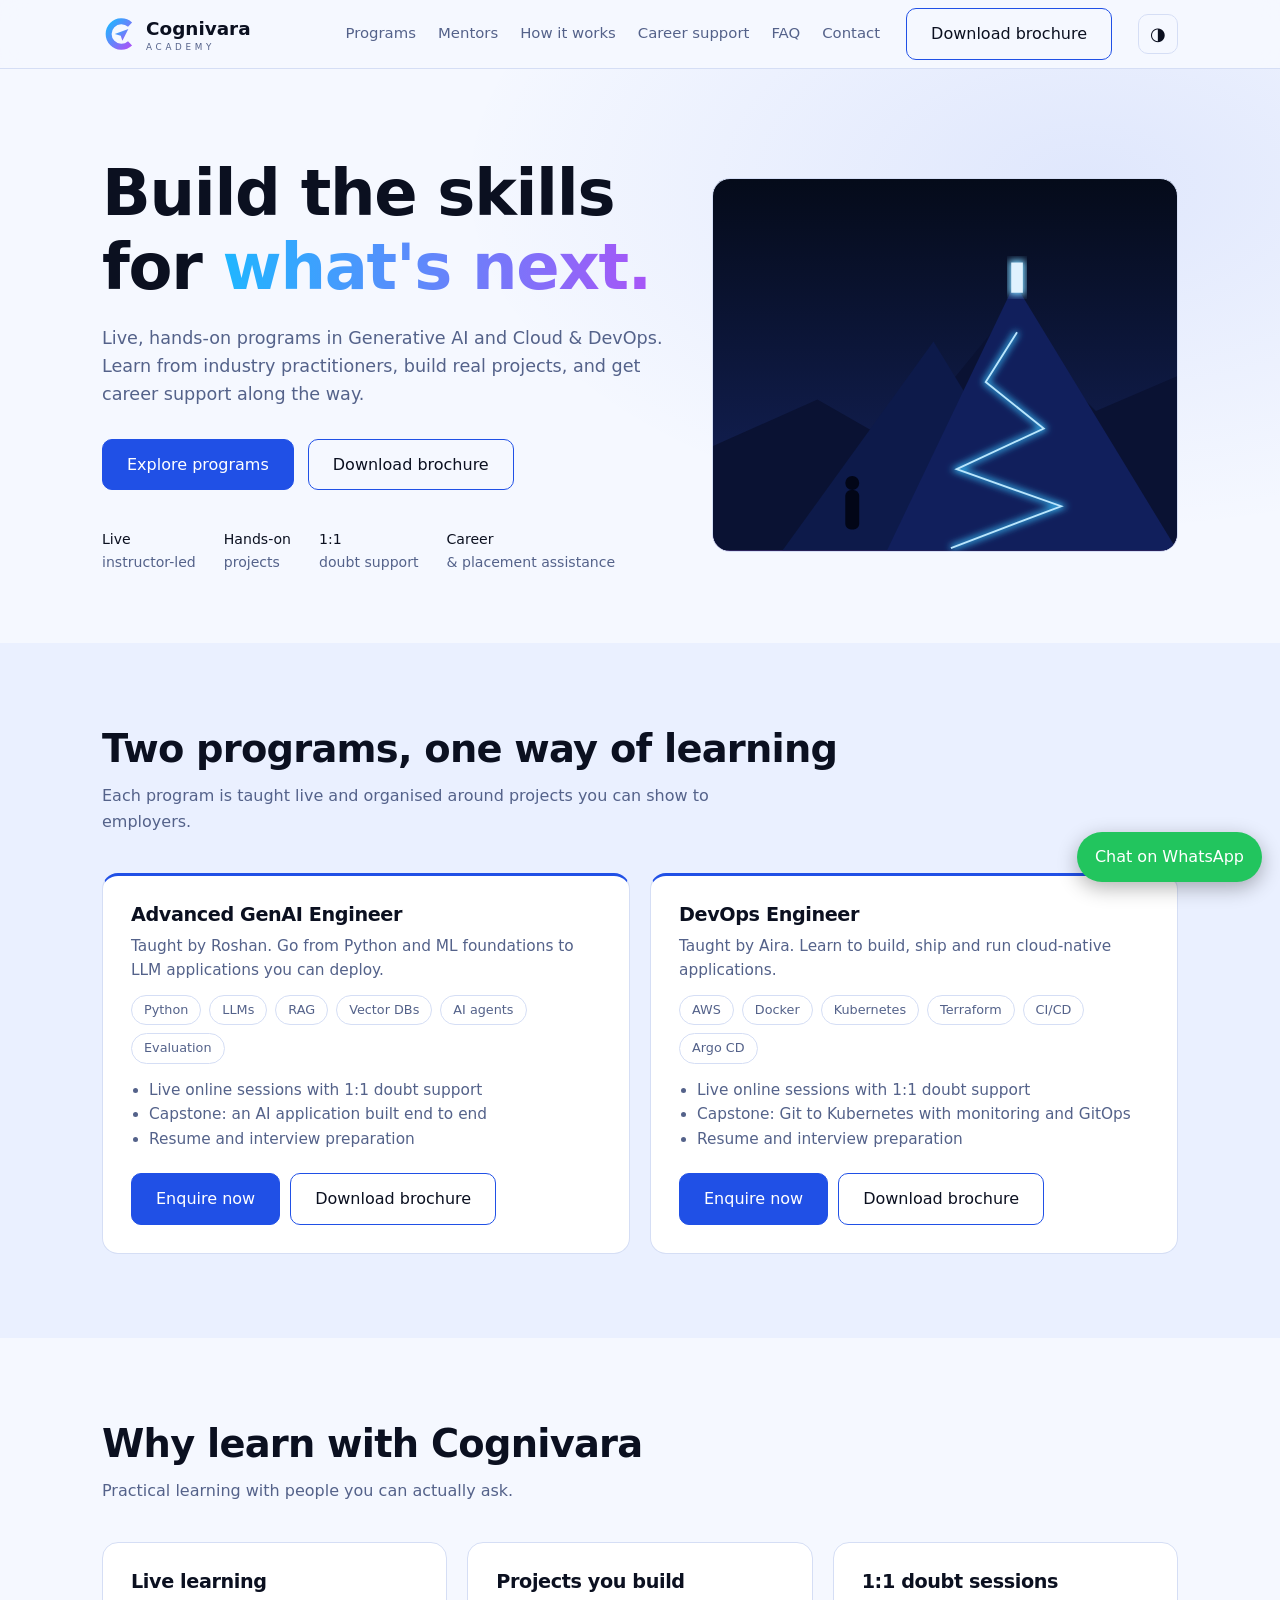
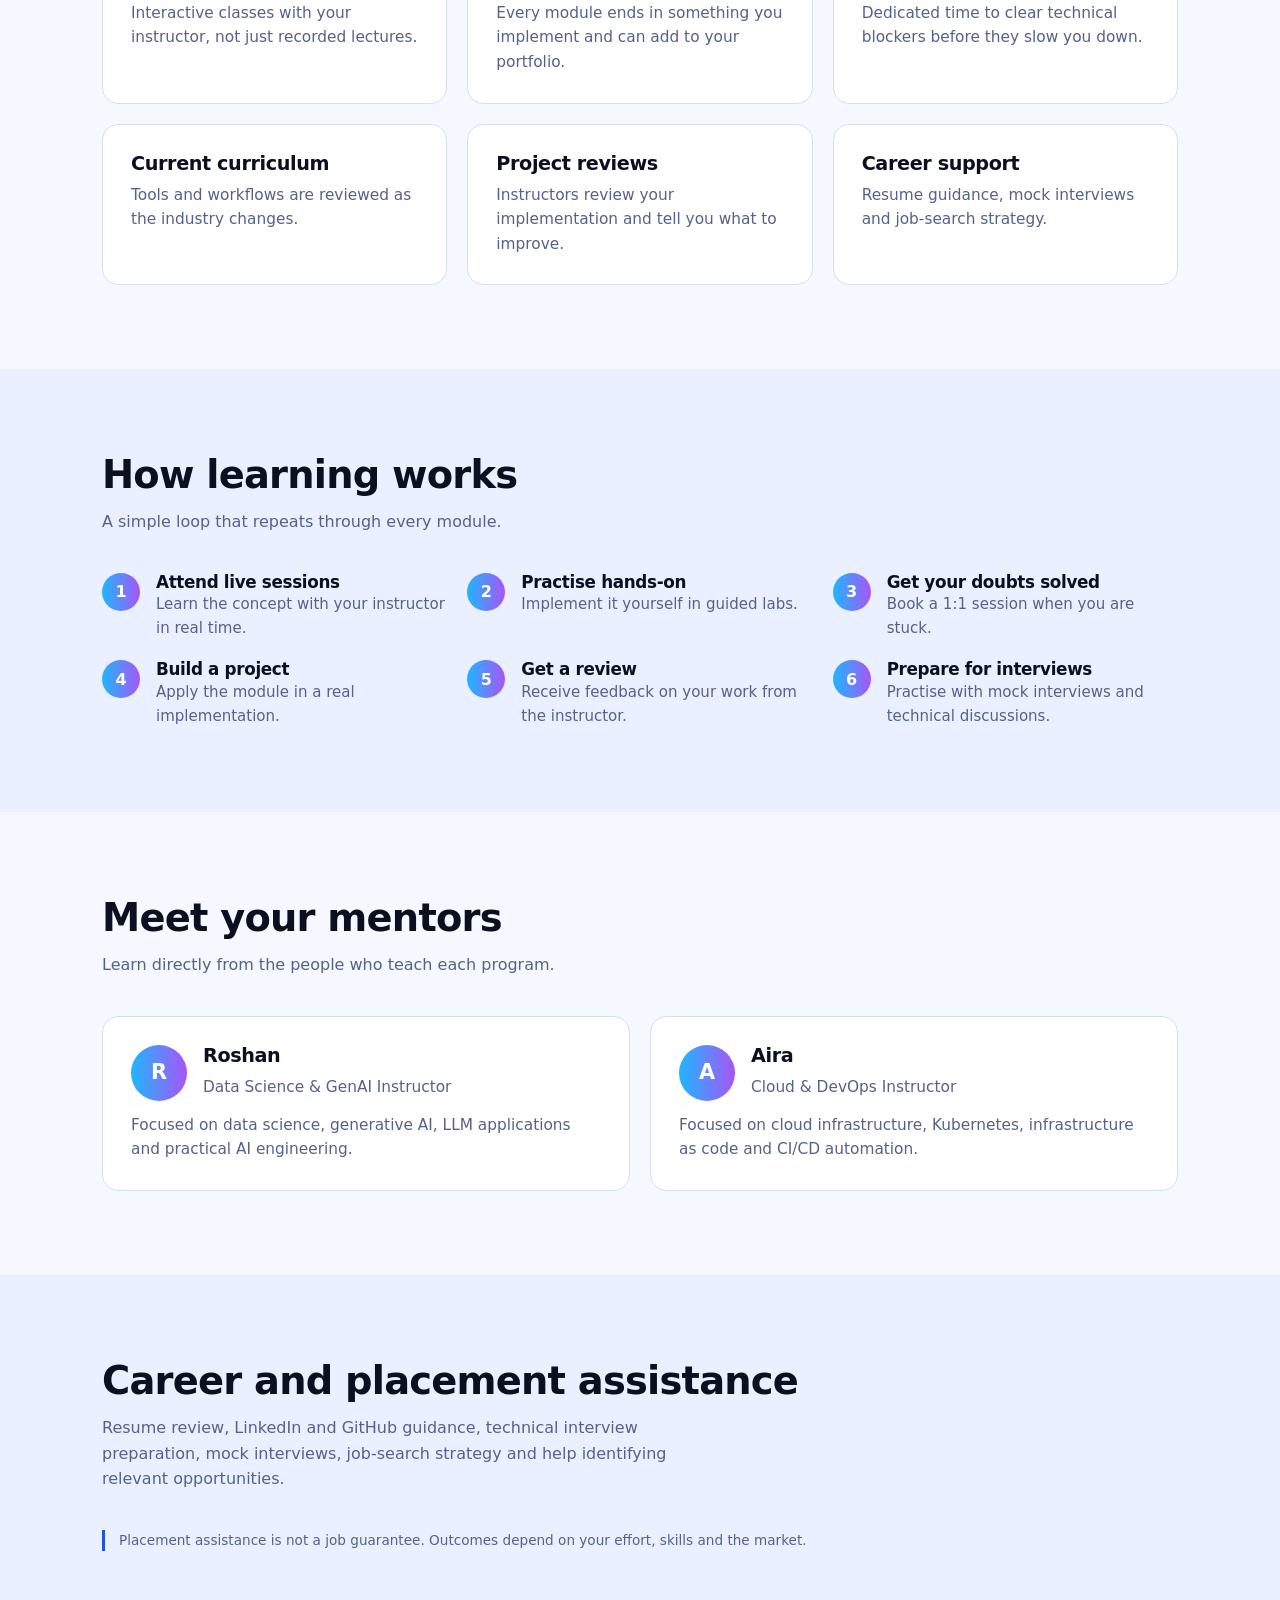
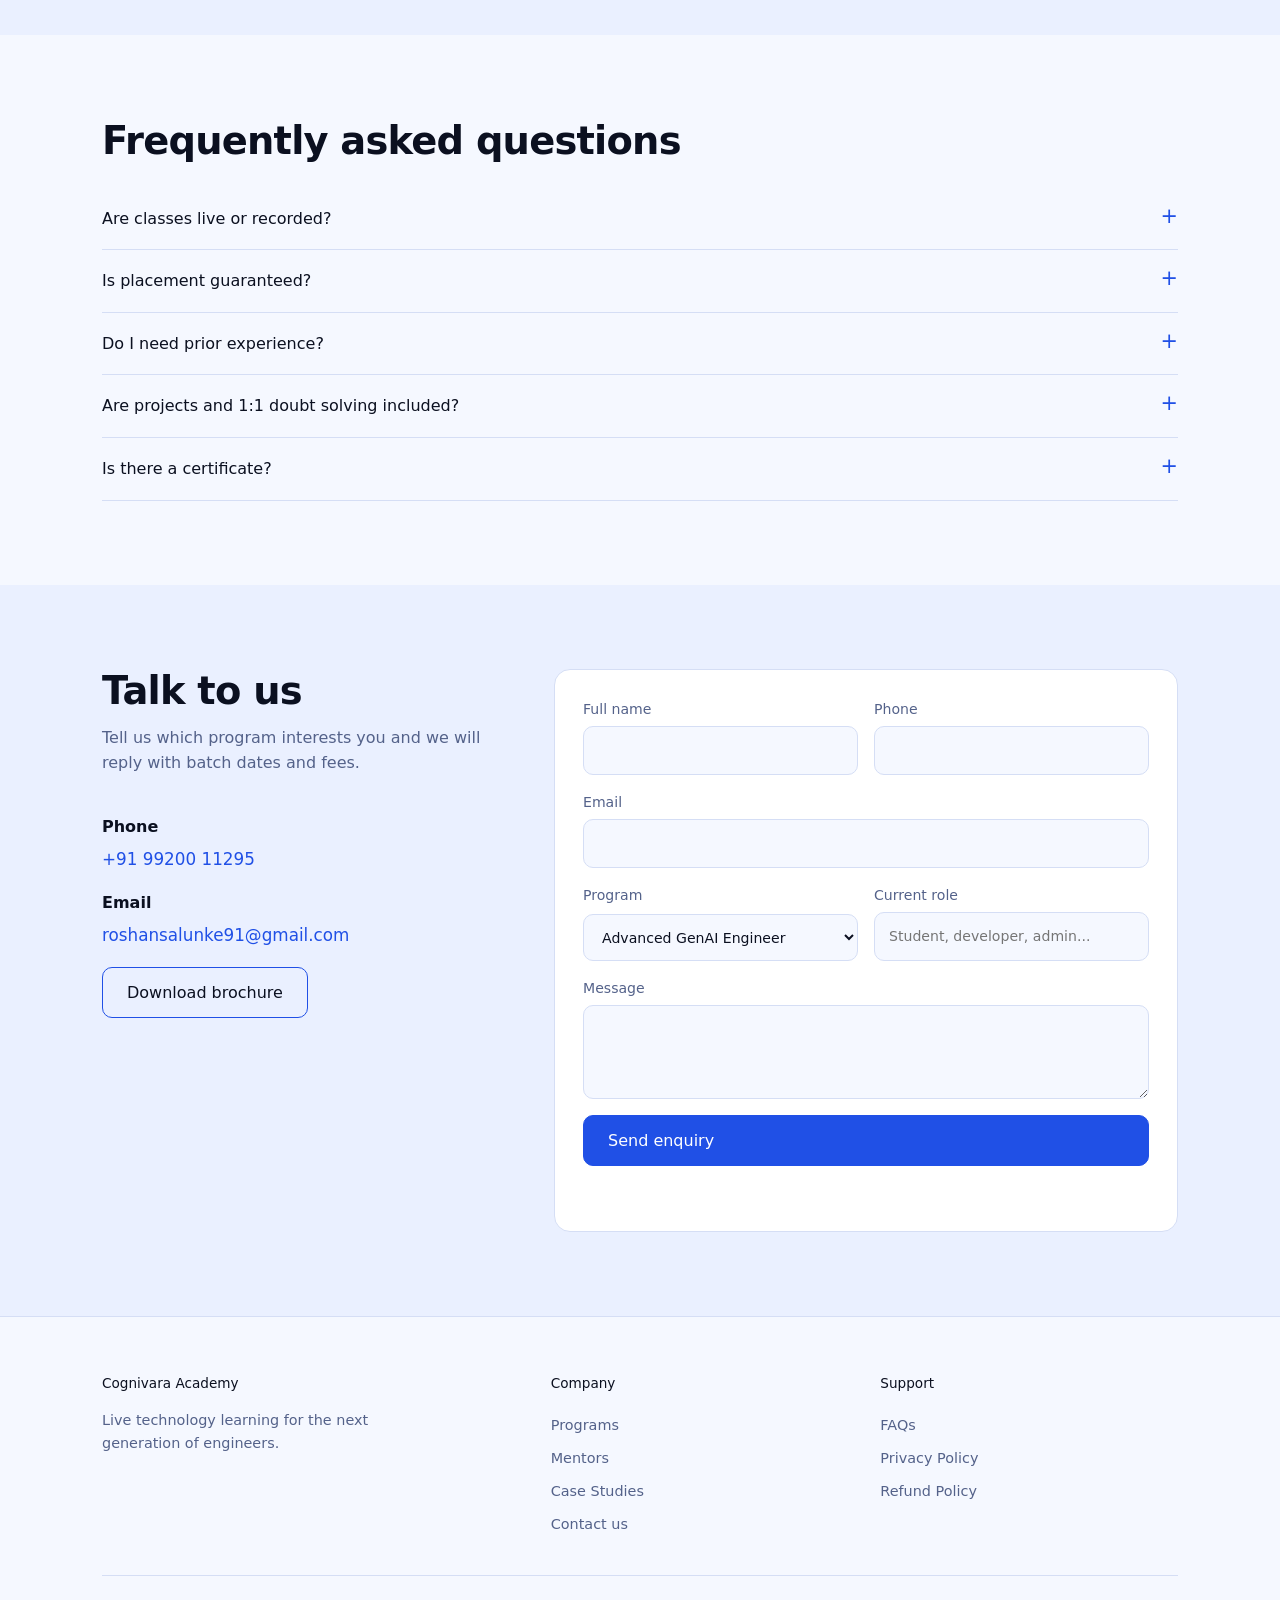
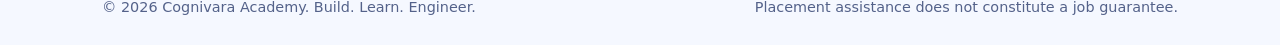
<file: index.html>
<!DOCTYPE html>
<html lang="en" data-theme="dark">
<head>
<meta charset="utf-8">
<meta name="viewport" content="width=device-width, initial-scale=1">
<title>Cognivara Academy | Live GenAI and Cloud &amp; DevOps Programs</title>
<meta name="description" content="Live, mentor-led programs in Generative AI and Cloud & DevOps with hands-on projects and career support.">
<meta http-equiv="Content-Security-Policy" content="default-src 'self'; script-src 'self' 'unsafe-inline'; style-src 'self' 'unsafe-inline' https://fonts.googleapis.com; font-src https://fonts.gstatic.com; img-src 'self' data:; connect-src https://script.google.com https://script.googleusercontent.com; form-action 'none'; base-uri 'self'">
<meta name="referrer" content="no-referrer">
<link rel="icon" href="data:image/svg+xml,%3Csvg xmlns='http://www.w3.org/2000/svg' viewBox='0 0 32 32'%3E%3Crect width='32' height='32' rx='8' fill='%232563ff'/%3E%3Ctext x='16' y='23' font-size='20' font-weight='700' text-anchor='middle' fill='white' font-family='sans-serif'%3EC%3C/text%3E%3C/svg%3E">
<link rel="preconnect" href="https://fonts.googleapis.com"><link rel="preconnect" href="https://fonts.gstatic.com" crossorigin>
<link href="https://fonts.googleapis.com/css2?family=Outfit:wght@400;500;600;700&display=swap" rel="stylesheet">
<link rel="stylesheet" href="style.css">
</head>
<body>
<header><div class="wrap"><nav>
<a class="brand" href="#home" aria-label="Cognivara Academy home">
<svg width="34" height="34" viewBox="0 0 40 40" aria-hidden="true"><defs><linearGradient id="lg" x1="0" y1="0" x2="1" y2="1"><stop offset="0" stop-color="#1fb6ff"/><stop offset="1" stop-color="#a855f7"/></linearGradient></defs><path d="M33 9A15 15 0 1 0 33 31" fill="none" stroke="url(#lg)" stroke-width="7" stroke-linecap="butt"/><path d="M15 20l16-6-7 14-2-6z" fill="url(#lg)"/></svg>
<span>Cognivara<small>ACADEMY</small></span></a>
<div class="links" id="links">
<a href="#programs">Programs</a><a href="#mentors">Mentors</a><a href="#learning">How it works</a><a href="#career">Career support</a><a href="#faq">FAQ</a><a href="#contact">Contact</a></div>
<div class="dd" data-dd>
<button class="btn sec dd-btn" type="button" aria-haspopup="true" aria-expanded="false">Download brochure</button>
<div class="dd-menu" role="menu">
<button type="button" role="menuitem" data-brochure="devops">DevOps Engineer brochure</button>
<button type="button" role="menuitem" data-brochure="genai">Advanced GenAI Engineer brochure</button>
</div></div>
<button class="icon" id="theme" aria-label="Switch between dark and light theme">&#9681;</button>
<button class="icon menu" id="menu" aria-label="Open menu" aria-expanded="false">&#9776;</button>
</nav></div></header>

<main>
<section class="hero" id="home"><div class="wrap">
<div>
<h1>Build the skills for <span class="grad">what's next.</span></h1>
<p>Live, hands-on programs in Generative AI and Cloud &amp; DevOps. Learn from industry practitioners, build real projects, and get career support along the way.</p>
<div class="cta"><a class="btn pri" href="#programs">Explore programs</a>
<div class="dd" data-dd>
<button class="btn sec dd-btn" type="button" aria-haspopup="true" aria-expanded="false">Download brochure</button>
<div class="dd-menu" role="menu">
<button type="button" role="menuitem" data-brochure="devops">DevOps Engineer brochure</button>
<button type="button" role="menuitem" data-brochure="genai">Advanced GenAI Engineer brochure</button>
</div></div>
</div>
<div class="marks"><span><b>Live</b>instructor-led</span><span><b>Hands-on</b>projects</span><span><b>1:1</b>doubt support</span><span><b>Career</b>&amp; placement assistance</span></div>
</div>
<svg class="art" viewBox="0 0 400 320" role="img" aria-label="A learner climbing a glowing path toward a lit doorway on a mountain">
<defs><filter id="bl"><feGaussianBlur stdDeviation="3"/></filter></defs>
<polygon points="0,320 0,230 90,190 160,230 250,120 330,200 400,170 400,320" fill="#0a1233"/>
<polygon points="60,320 190,140 300,320" fill="#0d1a4a"/>
<polygon points="150,320 260,90 400,320" fill="#111f5c"/>
<polyline points="205,318 300,282 210,250 285,215 235,175 262,132" fill="none" stroke="#38bdf8" stroke-width="4" filter="url(#bl)"/>
<polyline points="205,318 300,282 210,250 285,215 235,175 262,132" fill="none" stroke="#bae6fd" stroke-width="1.6"/>
<rect x="255" y="70" width="14" height="30" fill="#7dd3fc" filter="url(#bl)"/><rect x="257" y="72" width="10" height="26" fill="#e0f2fe"/>
<circle cx="120" cy="262" r="6" fill="#020617"/><rect x="114" y="268" width="12" height="34" rx="5" fill="#020617"/>
</svg>
</div></section>

<section class="alt" id="programs"><div class="wrap">
<h2>Two programs, one way of learning</h2>
<p class="lead">Each program is taught live and organised around projects you can show to employers.</p>
<div class="grid g2">
<article class="card prog"><h3>Advanced GenAI Engineer</h3><p>Taught by Roshan. Go from Python and ML foundations to LLM applications you can deploy.</p>
<div class="tags"><span>Python</span><span>LLMs</span><span>RAG</span><span>Vector DBs</span><span>AI agents</span><span>Evaluation</span></div>
<ul><li>Live online sessions with 1:1 doubt support</li><li>Capstone: an AI application built end to end</li><li>Resume and interview preparation</li></ul>
<div class="row2"><a class="btn pri" href="#contact" data-program="Advanced GenAI Engineer">Enquire now</a>
<button class="btn sec" type="button" data-brochure="genai">Download brochure</button></div></article>
<article class="card prog"><h3>DevOps Engineer</h3><p>Taught by Aira. Learn to build, ship and run cloud-native applications.</p>
<div class="tags"><span>AWS</span><span>Docker</span><span>Kubernetes</span><span>Terraform</span><span>CI/CD</span><span>Argo CD</span></div>
<ul><li>Live online sessions with 1:1 doubt support</li><li>Capstone: Git to Kubernetes with monitoring and GitOps</li><li>Resume and interview preparation</li></ul>
<div class="row2"><a class="btn pri" href="#contact" data-program="DevOps Engineer">Enquire now</a>
<button class="btn sec" type="button" data-brochure="devops">Download brochure</button></div></article>
</div></div></section>

<section id="why"><div class="wrap">
<h2>Why learn with Cognivara</h2><p class="lead">Practical learning with people you can actually ask.</p>
<div class="grid g3">
<div class="card"><h3>Live learning</h3><p>Interactive classes with your instructor, not just recorded lectures.</p></div>
<div class="card"><h3>Projects you build</h3><p>Every module ends in something you implement and can add to your portfolio.</p></div>
<div class="card"><h3>1:1 doubt sessions</h3><p>Dedicated time to clear technical blockers before they slow you down.</p></div>
<div class="card"><h3>Current curriculum</h3><p>Tools and workflows are reviewed as the industry changes.</p></div>
<div class="card"><h3>Project reviews</h3><p>Instructors review your implementation and tell you what to improve.</p></div>
<div class="card"><h3>Career support</h3><p>Resume guidance, mock interviews and job-search strategy.</p></div>
</div></div></section>

<section class="alt" id="learning"><div class="wrap">
<h2>How learning works</h2><p class="lead">A simple loop that repeats through every module.</p>
<div class="steps">
<div><h3>Attend live sessions</h3><p>Learn the concept with your instructor in real time.</p></div>
<div><h3>Practise hands-on</h3><p>Implement it yourself in guided labs.</p></div>
<div><h3>Get your doubts solved</h3><p>Book a 1:1 session when you are stuck.</p></div>
<div><h3>Build a project</h3><p>Apply the module in a real implementation.</p></div>
<div><h3>Get a review</h3><p>Receive feedback on your work from the instructor.</p></div>
<div><h3>Prepare for interviews</h3><p>Practise with mock interviews and technical discussions.</p></div>
</div></div></section>

<section id="mentors"><div class="wrap">
<h2>Meet your mentors</h2><p class="lead">Learn directly from the people who teach each program.</p>
<div class="grid g2">
<div class="card"><div class="who"><div class="av">R</div><div><h3>Roshan</h3><p>Data Science &amp; GenAI Instructor</p></div></div>
<p>Focused on data science, generative AI, LLM applications and practical AI engineering.</p></div>
<div class="card"><div class="who"><div class="av">A</div><div><h3>Aira</h3><p>Cloud &amp; DevOps Instructor</p></div></div>
<p>Focused on cloud infrastructure, Kubernetes, infrastructure as code and CI/CD automation.</p></div>
</div></div></section>

<section class="alt" id="career"><div class="wrap">
<h2>Career and placement assistance</h2>
<p class="lead">Resume review, LinkedIn and GitHub guidance, technical interview preparation, mock interviews, job-search strategy and help identifying relevant opportunities.</p>
<p class="note">Placement assistance is not a job guarantee. Outcomes depend on your effort, skills and the market.</p>
</div></section>

<section id="faq"><div class="wrap">
<h2>Frequently asked questions</h2><div style="margin-top:24px">
<details><summary>Are classes live or recorded?</summary><p>Classes are live and instructor-led. Ask us about recording availability for missed sessions.</p></details>
<details><summary>Is placement guaranteed?</summary><p>No. We provide career and placement assistance, but we do not guarantee employment.</p></details>
<details><summary>Do I need prior experience?</summary><p>Basic programming or scripting helps. DevOps learners should also know basic Linux and networking. Tell us your background and we will advise.</p></details>
<details><summary>Are projects and 1:1 doubt solving included?</summary><p>Yes. Both programs include hands-on projects and dedicated doubt-solving sessions.</p></details>
<details><summary>Is there a certificate?</summary><p>Yes, on completing the program. Ask us for the criteria.</p></details>
</div></div></section>

<section class="alt" id="contact"><div class="wrap contact">
<div class="info"><h2>Talk to us</h2><p class="lead">Tell us which program interests you and we will reply with batch dates and fees.</p>
<b>Phone</b><a href="tel:+919920011295">+91 99200 11295</a>
<b>Email</b><a href="mailto:roshansalunke91@gmail.com">roshansalunke91@gmail.com</a>
<div class="dd" data-dd>
<button class="btn sec dd-btn" type="button" aria-haspopup="true" aria-expanded="false">Download brochure</button>
<div class="dd-menu" role="menu">
<button type="button" role="menuitem" data-brochure="devops">DevOps Engineer brochure</button>
<button type="button" role="menuitem" data-brochure="genai">Advanced GenAI Engineer brochure</button>
</div></div>
</div>
<form class="card" id="form" novalidate autocomplete="on">
<div class="row"><label>Full name<input name="name" required maxlength="80" autocomplete="name"></label>
<label>Phone<input name="phone" type="tel" required maxlength="15" inputmode="tel" autocomplete="tel"></label></div>
<label>Email<input name="email" type="email" required maxlength="120" autocomplete="email"></label>
<div class="row"><label>Program<select name="program"><option>Advanced GenAI Engineer</option><option>DevOps Engineer</option><option>Not sure yet</option></select></label>
<label>Current role<input name="role" maxlength="80" placeholder="Student, developer, admin..."></label></div>
<label>Message<textarea name="message" rows="3" maxlength="800"></textarea></label>
<div class="hp" aria-hidden="true"><label>Website<input name="website" tabindex="-1" autocomplete="off"></label></div>
<div class="broch-note" id="brochNote"></div>
<button class="btn pri" id="send" type="submit">Send enquiry</button>
<div id="msg" role="status" aria-live="polite"></div>
</form></div></section>
</main>

<footer><div class="wrap">
<div class="fgrid">
<div><h4>Cognivara Academy</h4><p style="max-width:34ch">Live technology learning for the next generation of engineers.</p></div>
<div><h4>Company</h4>
<a href="#programs">Programs</a><a href="#mentors">Mentors</a><a href="case-studies.html">Case Studies</a><a href="#contact">Contact us</a></div>
<div><h4>Support</h4>
<a href="#faq">FAQs</a><a href="privacy-policy.html">Privacy Policy</a><a href="refund-policy.html">Refund Policy</a></div>
</div>
<div class="fbottom"><span>&copy; 2026 Cognivara Academy. Build. Learn. Engineer.</span><span>Placement assistance does not constitute a job guarantee.</span></div>
</div></footer>
<a class="wa" href="https://wa.me/919920011295?text=Hi%20Cognivara%2C%20I%20want%20to%20know%20more%20about%20your%20programs" target="_blank" rel="noopener noreferrer">Chat on WhatsApp</a>

<script>
(function(){
'use strict';
// PASTE the Google Apps Script Web App URL (ends in /exec) between the quotes:
var SCRIPT_URL='https://script.google.com/macros/s/AKfycbzt2tuz2xP19cuTi6A24MHHTOK6tknxF6ROLqpNB53cEbRo7Y1PkUDtRrT9CLU24Rz1/exec';

var root=document.documentElement,$=function(i){return document.getElementById(i)};
function store(k,v){try{if(v===undefined)return localStorage.getItem(k);localStorage.setItem(k,v)}catch(e){return null}}
var saved=store('cg_theme');
if(saved)root.dataset.theme=saved;else if(matchMedia('(prefers-color-scheme: light)').matches)root.dataset.theme='light';
$('theme').onclick=function(){var t=root.dataset.theme==='dark'?'light':'dark';root.dataset.theme=t;store('cg_theme',t)};
var links=$('links'),menu=$('menu');
menu.onclick=function(){var o=links.classList.toggle('open');menu.setAttribute('aria-expanded',o)};
links.onclick=function(){links.classList.remove('open');menu.setAttribute('aria-expanded',false)};

var form=$('form'),msg=$('msg'),btn=$('send'),loaded=Date.now(),note=$('brochNote');

// Which downloadable file each brochure key maps to. Put your PDFs in /assets with these exact names.
var BROCHURES={
  devops:{file:'assets/Cognivara-DevOps-Brochure.pdf', label:'DevOps Engineer', program:'DevOps Engineer'},
  genai:{file:'assets/Cognivara-GenAI-Brochure.pdf', label:'Advanced GenAI Engineer', program:'Advanced GenAI Engineer'}
};
var pendingBrochure=null;

document.querySelectorAll('[data-program]').forEach(function(a){a.addEventListener('click',function(){form.program.value=a.dataset.program})});

function requestBrochure(key){
  var b=BROCHURES[key];if(!b)return;
  pendingBrochure=key;
  form.program.value=b.program;
  note.textContent='Fill in your details below and the '+b.label+' brochure will download automatically once submitted.';
  note.classList.add('show');
  document.getElementById('contact').scrollIntoView({behavior:'smooth'});
  setTimeout(function(){form.name.focus()},450);
}
document.querySelectorAll('[data-brochure]').forEach(function(b){b.addEventListener('click',function(){
  requestBrochure(b.dataset.brochure);
  var dd=b.closest('.dd');if(dd)dd.classList.remove('open');
})});

// header/hero/contact "Download brochure" dropdowns
document.querySelectorAll('[data-dd]').forEach(function(dd){
  var trigger=dd.querySelector('.dd-btn');
  trigger.addEventListener('click',function(e){
    e.stopPropagation();
    var open=dd.classList.toggle('open');
    trigger.setAttribute('aria-expanded',open);
    document.querySelectorAll('[data-dd].open').forEach(function(o){if(o!==dd){o.classList.remove('open');o.querySelector('.dd-btn').setAttribute('aria-expanded',false)}});
  });
});
document.addEventListener('click',function(){document.querySelectorAll('[data-dd].open').forEach(function(o){o.classList.remove('open');o.querySelector('.dd-btn').setAttribute('aria-expanded',false)})});
document.addEventListener('keydown',function(e){if(e.key==='Escape')document.querySelectorAll('[data-dd].open').forEach(function(o){o.classList.remove('open')})});

function downloadBrochure(key){
  var b=BROCHURES[key];if(!b)return;
  var a=document.createElement('a');a.href=b.file;a.download='';a.style.display='none';
  document.body.appendChild(a);a.click();document.body.removeChild(a);
}
function say(t,c){msg.textContent=t;msg.className=c||''}

form.addEventListener('submit',function(e){
  e.preventDefault();
  var f=new FormData(form);
  if(f.get('website'))return;                       // honeypot: bots fill this
  var name=(f.get('name')||'').trim(),email=(f.get('email')||'').trim(),phone=(f.get('phone')||'').replace(/[\s\-()]/g,'');
  if(name.length<2)return say('Enter your full name.','err');
  if(!/^[^\s@]+@[^\s@]+\.[^\s@]{2,}$/.test(email))return say('Enter a valid email address.','err');
  if(!/^(\+?91)?[6-9]\d{9}$/.test(phone))return say('Enter a valid 10-digit Indian mobile number.','err');
  if(Date.now()-loaded<3000)return say('Please take a moment to review, then send again.','err');
  var last=+store('cg_last')||0;
  if(Date.now()-last<60000)return say('You just sent an enquiry. Please wait a minute before sending another.','err');
  if(SCRIPT_URL.indexOf('https://script.google.com/')!==0)return say('Form is not connected yet. Add the Web App URL in index.html.','err');
  btn.disabled=true;say('Sending...');
  f.set('phone',phone);
  fetch(SCRIPT_URL,{method:'POST',mode:'no-cors',body:new URLSearchParams(f)})
   .then(function(){
     store('cg_last',String(Date.now()));
     if(pendingBrochure){
       downloadBrochure(pendingBrochure);
       say('Thanks! Your '+BROCHURES[pendingBrochure].label+' brochure is downloading, and we will reply soon.','ok');
       pendingBrochure=null;
     }else{
       say('Thanks. Your enquiry is in and we will reply soon.','ok');
     }
     note.classList.remove('show');note.textContent='';
     form.reset();
   })
   .catch(function(){say('Could not send. Please WhatsApp us on +91 99200 11295.','err')})
   .finally(function(){btn.disabled=false});
});
})();
</script>
</body>
</html>
</file>
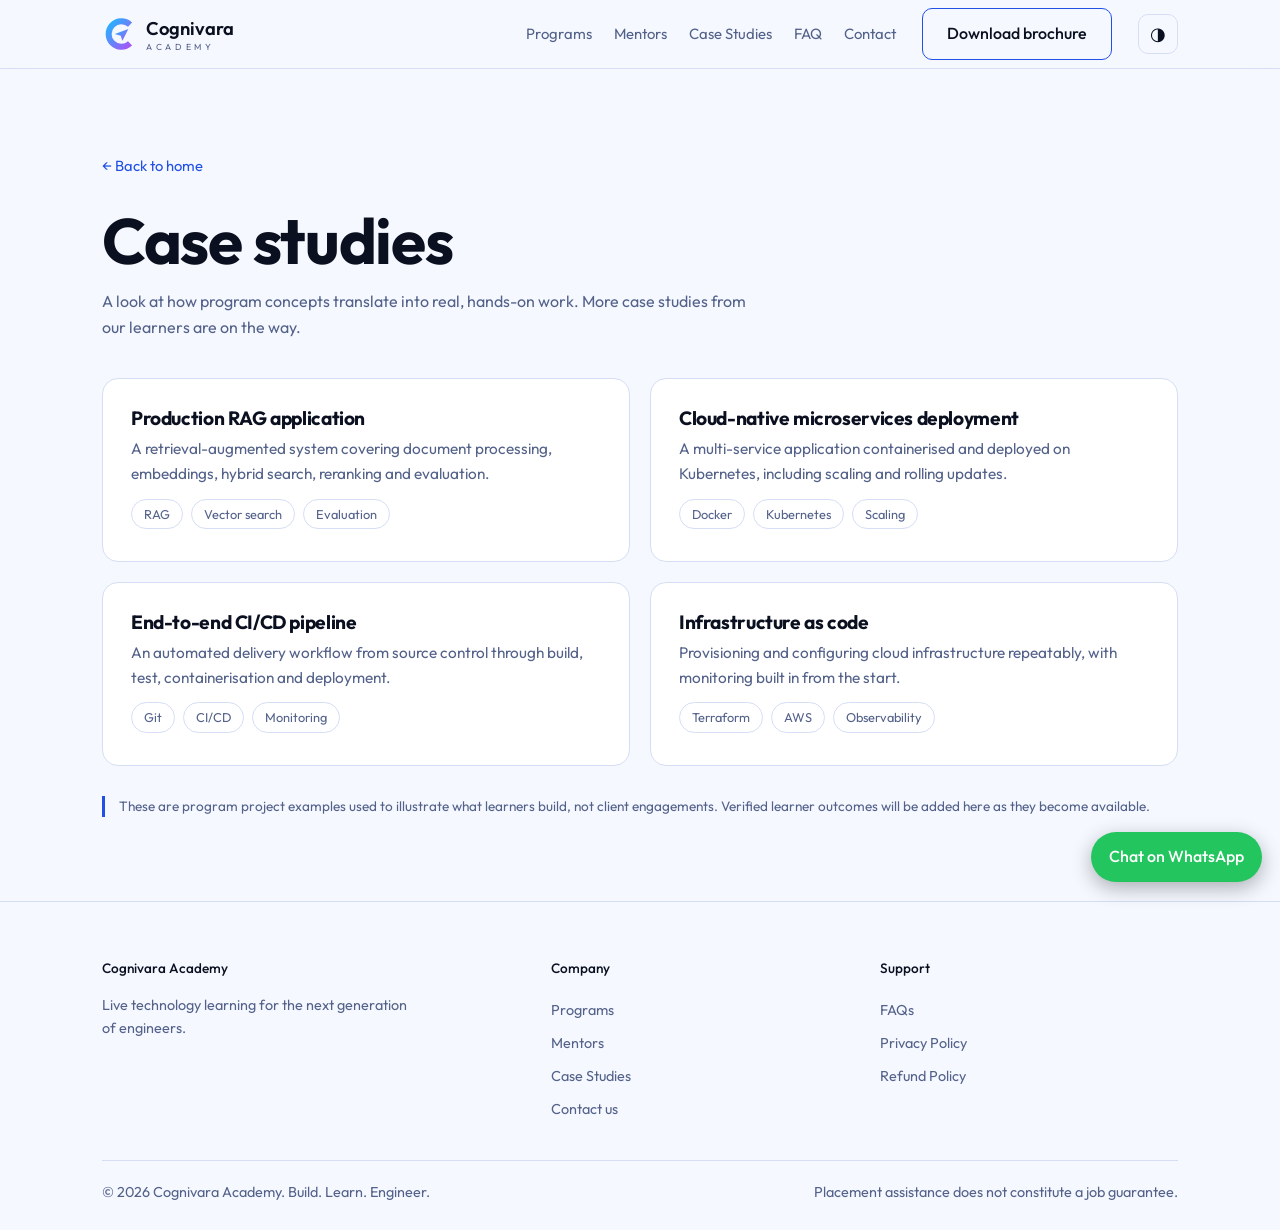
<file: case-studies.html>
<!DOCTYPE html>
<html lang="en" data-theme="dark">
<head>
<meta charset="utf-8">
<meta name="viewport" content="width=device-width, initial-scale=1">
<title>Case Studies | Cognivara Academy</title>
<link rel="preconnect" href="https://fonts.googleapis.com"><link rel="preconnect" href="https://fonts.gstatic.com" crossorigin>
<link href="https://fonts.googleapis.com/css2?family=Outfit:wght@400;500;600;700&display=swap" rel="stylesheet">
<link rel="stylesheet" href="style.css">
</head>
<body>
<header><div class="wrap"><nav>
<a class="brand" href="index.html" aria-label="Cognivara Academy home">
<svg width="34" height="34" viewBox="0 0 40 40" aria-hidden="true"><defs><linearGradient id="lg" x1="0" y1="0" x2="1" y2="1"><stop offset="0" stop-color="#1fb6ff"/><stop offset="1" stop-color="#a855f7"/></linearGradient></defs><path d="M33 9A15 15 0 1 0 33 31" fill="none" stroke="url(#lg)" stroke-width="7"/><path d="M15 20l16-6-7 14-2-6z" fill="url(#lg)"/></svg>
<span>Cognivara<small>ACADEMY</small></span></a>
<div class="links" id="links"><a href="index.html#programs">Programs</a><a href="index.html#mentors">Mentors</a><a href="case-studies.html">Case Studies</a><a href="index.html#faq">FAQ</a><a href="index.html#contact">Contact</a></div>
<a class="btn sec" href="assets/Cognivara-Brochure.pdf" download>Download brochure</a>
<button class="icon" id="theme" aria-label="Switch between dark and light theme">&#9681;</button>
<button class="icon menu" id="menu" aria-label="Open menu" aria-expanded="false">&#9776;</button>
</nav></div></header>

<main><section><div class="wrap">
<a class="back" href="index.html">&larr; Back to home</a>
<h1 style="margin-bottom:12px">Case studies</h1>
<p class="lead">A look at how program concepts translate into real, hands-on work. More case studies from our learners are on the way.</p>
<div class="grid g2">
<article class="card"><h3>Production RAG application</h3><p>A retrieval-augmented system covering document processing, embeddings, hybrid search, reranking and evaluation.</p>
<div class="tags"><span>RAG</span><span>Vector search</span><span>Evaluation</span></div></article>
<article class="card"><h3>Cloud-native microservices deployment</h3><p>A multi-service application containerised and deployed on Kubernetes, including scaling and rolling updates.</p>
<div class="tags"><span>Docker</span><span>Kubernetes</span><span>Scaling</span></div></article>
<article class="card"><h3>End-to-end CI/CD pipeline</h3><p>An automated delivery workflow from source control through build, test, containerisation and deployment.</p>
<div class="tags"><span>Git</span><span>CI/CD</span><span>Monitoring</span></div></article>
<article class="card"><h3>Infrastructure as code</h3><p>Provisioning and configuring cloud infrastructure repeatably, with monitoring built in from the start.</p>
<div class="tags"><span>Terraform</span><span>AWS</span><span>Observability</span></div></article>
</div>
<p class="note" style="margin-top:30px">These are program project examples used to illustrate what learners build, not client engagements. Verified learner outcomes will be added here as they become available.</p>
</div></section></main>

<footer><div class="wrap">
<div class="fgrid">
<div><h4>Cognivara Academy</h4><p style="max-width:34ch">Live technology learning for the next generation of engineers.</p></div>
<div><h4>Company</h4><a href="index.html#programs">Programs</a><a href="index.html#mentors">Mentors</a><a href="case-studies.html">Case Studies</a><a href="index.html#contact">Contact us</a></div>
<div><h4>Support</h4><a href="index.html#faq">FAQs</a><a href="privacy-policy.html">Privacy Policy</a><a href="refund-policy.html">Refund Policy</a></div>
</div>
<div class="fbottom"><span>&copy; 2026 Cognivara Academy. Build. Learn. Engineer.</span><span>Placement assistance does not constitute a job guarantee.</span></div>
</div></footer>
<a class="wa" href="https://wa.me/919920011295?text=Hi%20Cognivara%2C%20I%20want%20to%20know%20more%20about%20your%20programs" target="_blank" rel="noopener noreferrer">Chat on WhatsApp</a>

<script>
(function(){
var root=document.documentElement;function store(k,v){try{if(v===undefined)return localStorage.getItem(k);localStorage.setItem(k,v)}catch(e){return null}}
var saved=store('cg_theme');if(saved)root.dataset.theme=saved;else if(matchMedia('(prefers-color-scheme: light)').matches)root.dataset.theme='light';
document.getElementById('theme').onclick=function(){var t=root.dataset.theme==='dark'?'light':'dark';root.dataset.theme=t;store('cg_theme',t)};
var links=document.getElementById('links'),menu=document.getElementById('menu');
menu.onclick=function(){var o=links.classList.toggle('open');menu.setAttribute('aria-expanded',o)};
links.onclick=function(){links.classList.remove('open');menu.setAttribute('aria-expanded',false)};
})();
</script>
</body>
</html>
</file>
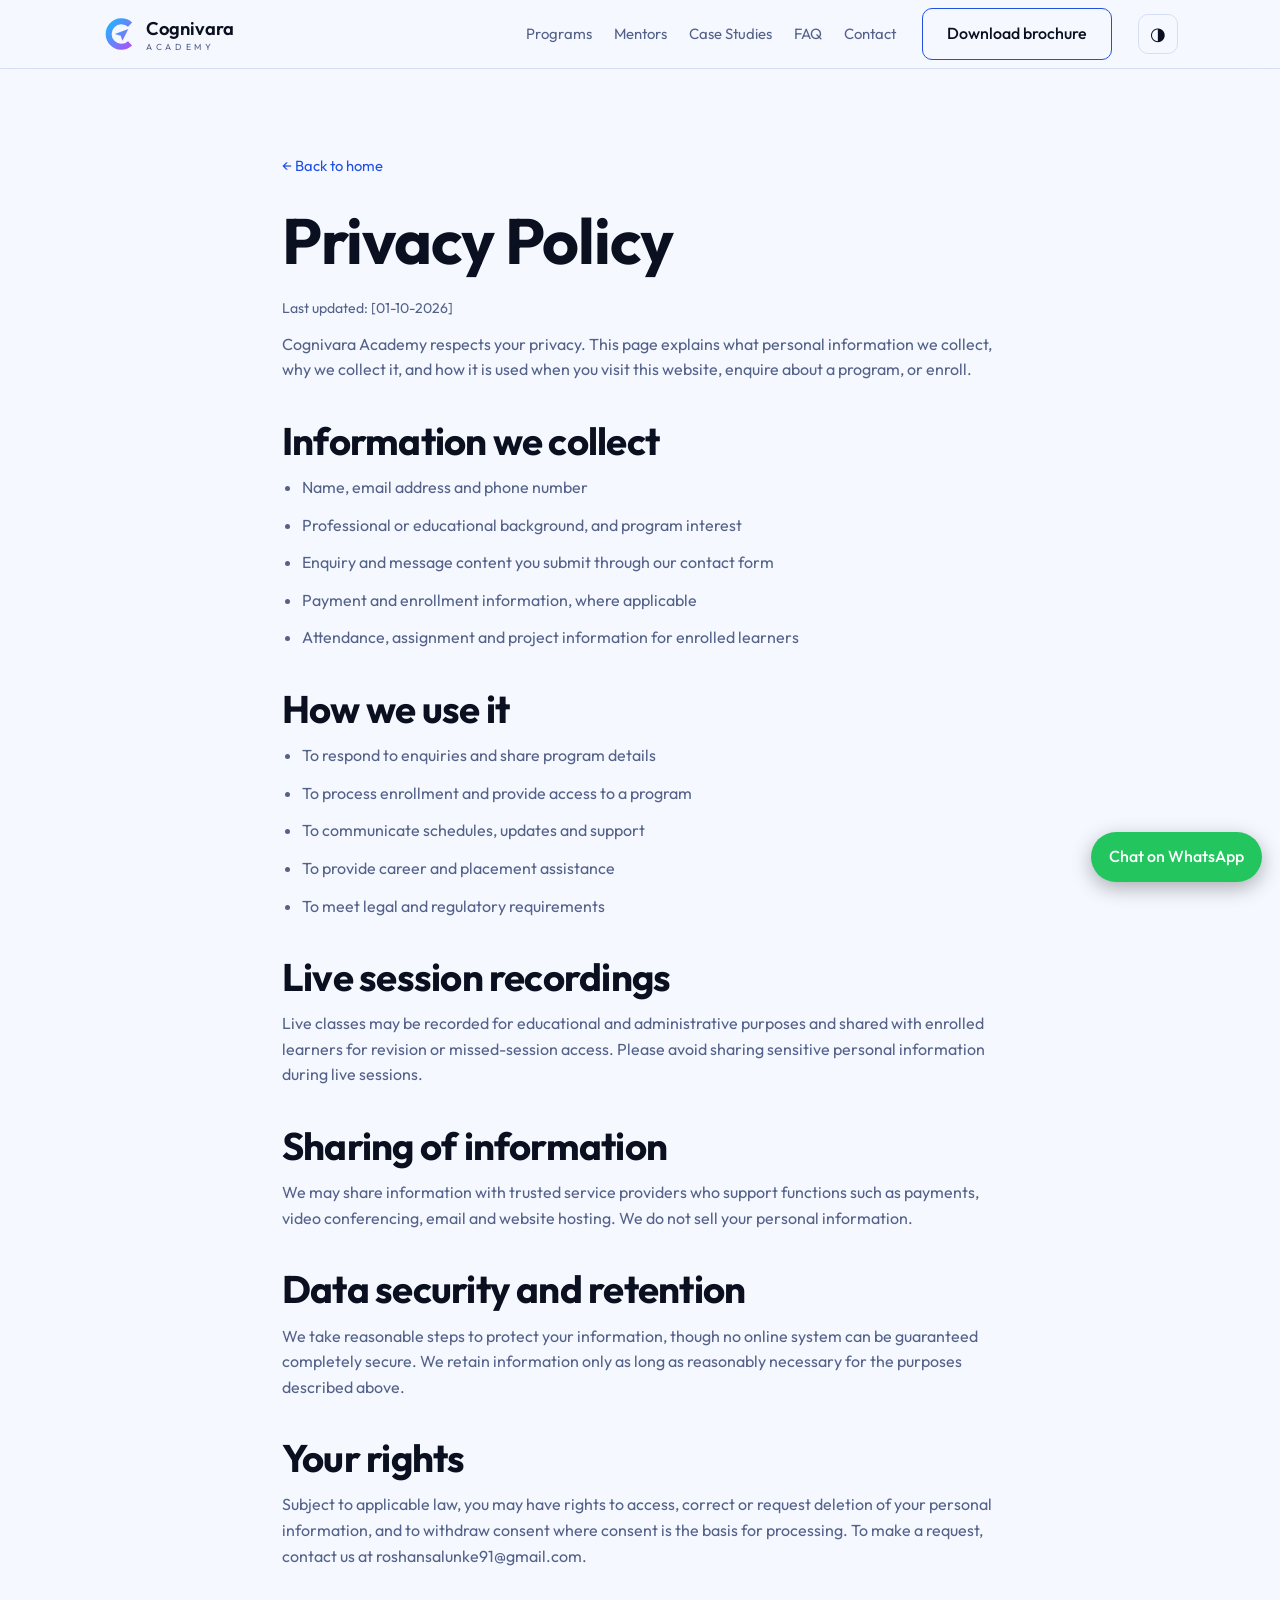
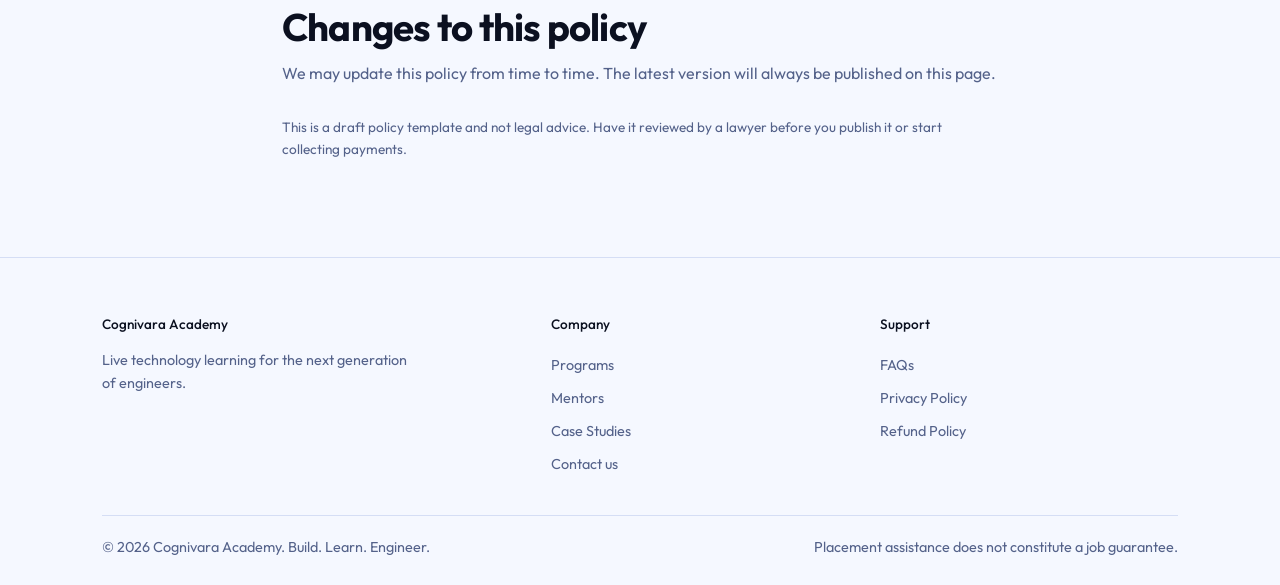
<file: privacy-policy.html>
<!DOCTYPE html>
<html lang="en" data-theme="dark">
<head>
<meta charset="utf-8">
<meta name="viewport" content="width=device-width, initial-scale=1">
<title>Privacy Policy | Cognivara Academy</title>
<link rel="preconnect" href="https://fonts.googleapis.com"><link rel="preconnect" href="https://fonts.gstatic.com" crossorigin>
<link href="https://fonts.googleapis.com/css2?family=Outfit:wght@400;500;600;700&display=swap" rel="stylesheet">
<link rel="stylesheet" href="style.css">
</head>
<body>
<header><div class="wrap"><nav>
<a class="brand" href="index.html" aria-label="Cognivara Academy home">
<svg width="34" height="34" viewBox="0 0 40 40" aria-hidden="true"><defs><linearGradient id="lg" x1="0" y1="0" x2="1" y2="1"><stop offset="0" stop-color="#1fb6ff"/><stop offset="1" stop-color="#a855f7"/></linearGradient></defs><path d="M33 9A15 15 0 1 0 33 31" fill="none" stroke="url(#lg)" stroke-width="7"/><path d="M15 20l16-6-7 14-2-6z" fill="url(#lg)"/></svg>
<span>Cognivara<small>ACADEMY</small></span></a>
<div class="links" id="links"><a href="index.html#programs">Programs</a><a href="index.html#mentors">Mentors</a><a href="case-studies.html">Case Studies</a><a href="index.html#faq">FAQ</a><a href="index.html#contact">Contact</a></div>
<a class="btn sec" href="assets/Cognivara-Brochure.pdf" download>Download brochure</a>
<button class="icon" id="theme" aria-label="Switch between dark and light theme">&#9681;</button>
<button class="icon menu" id="menu" aria-label="Open menu" aria-expanded="false">&#9776;</button>
</nav></div></header>

<main><section><div class="wrap legal">
<a class="back" href="index.html">&larr; Back to home</a>
<h1>Privacy Policy</h1>
<p class="updated">Last updated: [01-10-2026]</p>

<p>Cognivara Academy respects your privacy. This page explains what personal information we collect, why we collect it, and how it is used when you visit this website, enquire about a program, or enroll.</p>

<h2>Information we collect</h2>
<ul>
<li>Name, email address and phone number</li>
<li>Professional or educational background, and program interest</li>
<li>Enquiry and message content you submit through our contact form</li>
<li>Payment and enrollment information, where applicable</li>
<li>Attendance, assignment and project information for enrolled learners</li>
</ul>

<h2>How we use it</h2>
<ul>
<li>To respond to enquiries and share program details</li>
<li>To process enrollment and provide access to a program</li>
<li>To communicate schedules, updates and support</li>
<li>To provide career and placement assistance</li>
<li>To meet legal and regulatory requirements</li>
</ul>

<h2>Live session recordings</h2>
<p>Live classes may be recorded for educational and administrative purposes and shared with enrolled learners for revision or missed-session access. Please avoid sharing sensitive personal information during live sessions.</p>

<h2>Sharing of information</h2>
<p>We may share information with trusted service providers who support functions such as payments, video conferencing, email and website hosting. We do not sell your personal information.</p>

<h2>Data security and retention</h2>
<p>We take reasonable steps to protect your information, though no online system can be guaranteed completely secure. We retain information only as long as reasonably necessary for the purposes described above.</p>

<h2>Your rights</h2>
<p>Subject to applicable law, you may have rights to access, correct or request deletion of your personal information, and to withdraw consent where consent is the basis for processing. To make a request, contact us at <a href="mailto:roshansalunke91@gmail.com">roshansalunke91@gmail.com</a>.</p>

<h2>Changes to this policy</h2>
<p>We may update this policy from time to time. The latest version will always be published on this page.</p>

<p style="margin-top:30px;font-size:.85rem">This is a draft policy template and not legal advice. Have it reviewed by a lawyer before you publish it or start collecting payments.</p>
</div></section></main>

<footer><div class="wrap">
<div class="fgrid">
<div><h4>Cognivara Academy</h4><p style="max-width:34ch">Live technology learning for the next generation of engineers.</p></div>
<div><h4>Company</h4><a href="index.html#programs">Programs</a><a href="index.html#mentors">Mentors</a><a href="case-studies.html">Case Studies</a><a href="index.html#contact">Contact us</a></div>
<div><h4>Support</h4><a href="index.html#faq">FAQs</a><a href="privacy-policy.html">Privacy Policy</a><a href="refund-policy.html">Refund Policy</a></div>
</div>
<div class="fbottom"><span>&copy; 2026 Cognivara Academy. Build. Learn. Engineer.</span><span>Placement assistance does not constitute a job guarantee.</span></div>
</div></footer>
<a class="wa" href="https://wa.me/919920011295?text=Hi%20Cognivara%2C%20I%20want%20to%20know%20more%20about%20your%20programs" target="_blank" rel="noopener noreferrer">Chat on WhatsApp</a>

<script>
(function(){
var root=document.documentElement;function store(k,v){try{if(v===undefined)return localStorage.getItem(k);localStorage.setItem(k,v)}catch(e){return null}}
var saved=store('cg_theme');if(saved)root.dataset.theme=saved;else if(matchMedia('(prefers-color-scheme: light)').matches)root.dataset.theme='light';
document.getElementById('theme').onclick=function(){var t=root.dataset.theme==='dark'?'light':'dark';root.dataset.theme=t;store('cg_theme',t)};
var links=document.getElementById('links'),menu=document.getElementById('menu');
menu.onclick=function(){var o=links.classList.toggle('open');menu.setAttribute('aria-expanded',o)};
links.onclick=function(){links.classList.remove('open');menu.setAttribute('aria-expanded',false)};
})();
</script>
</body>
</html>
</file>
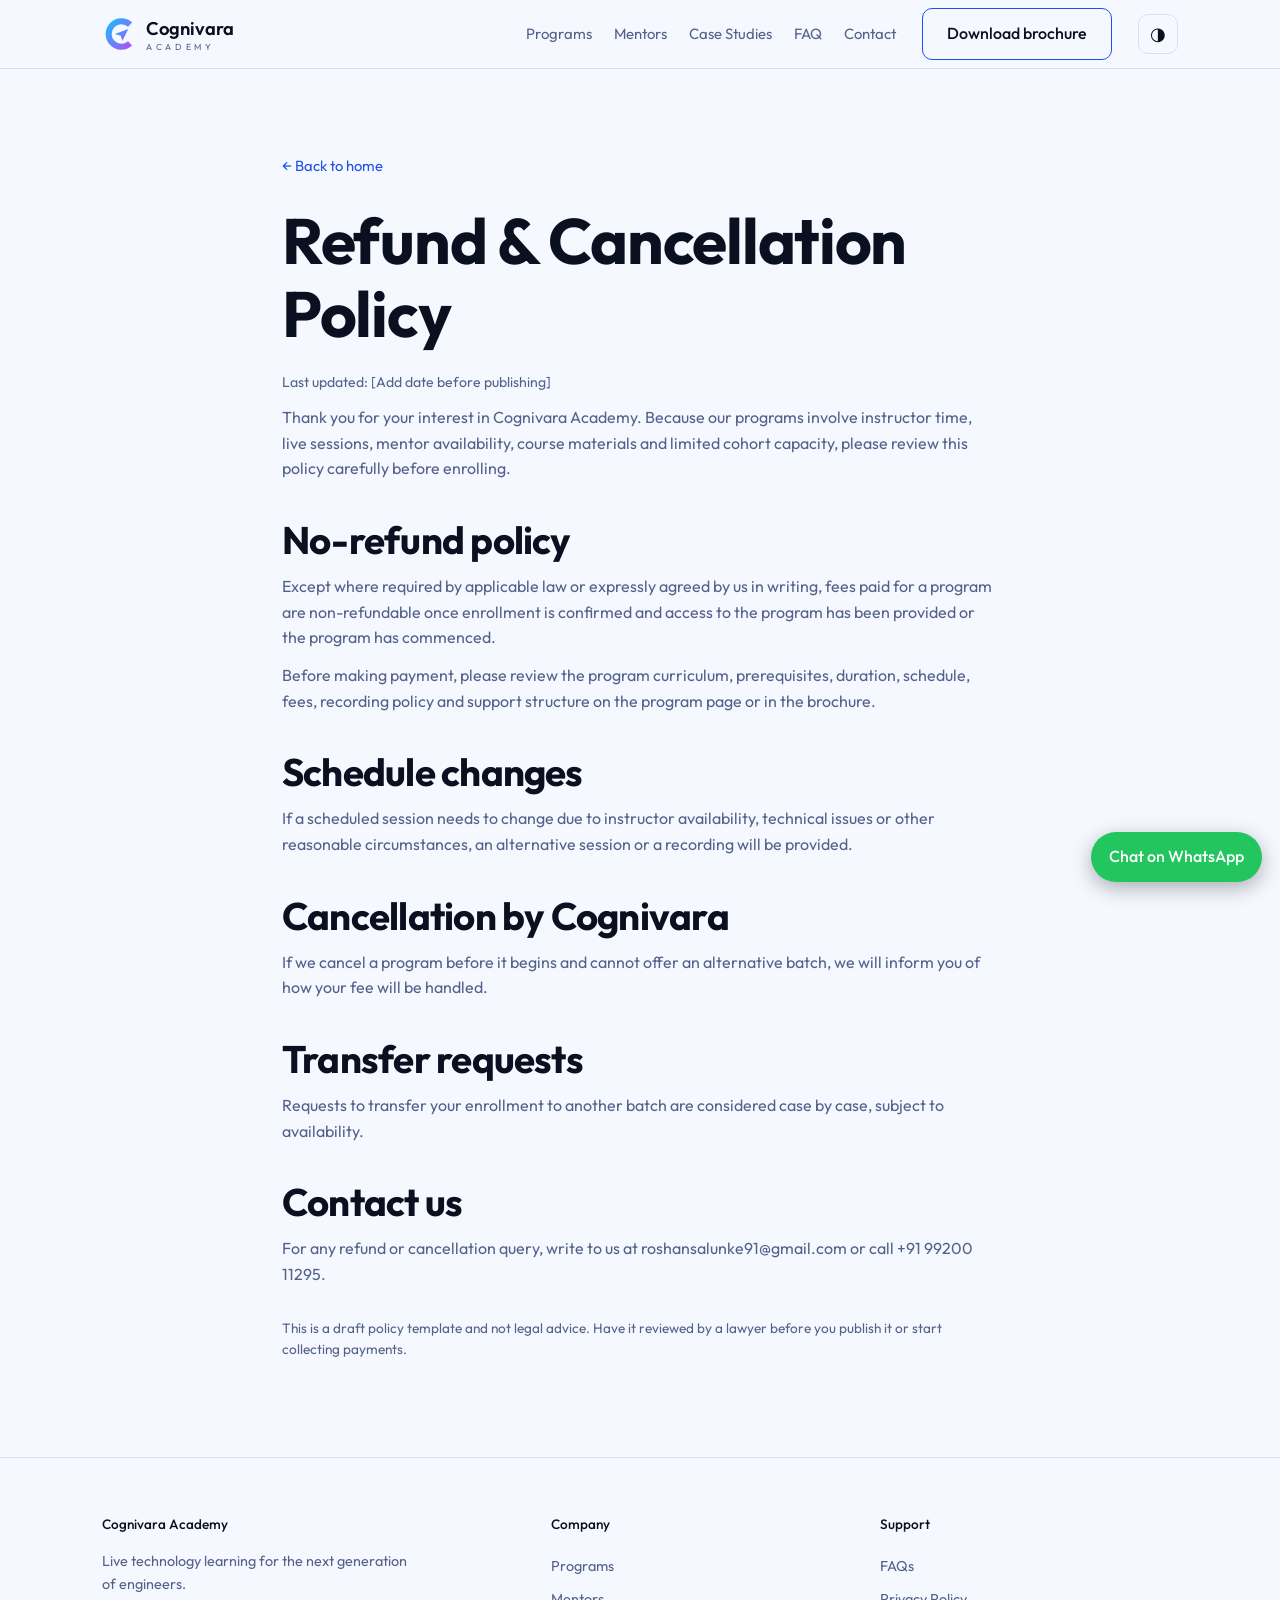
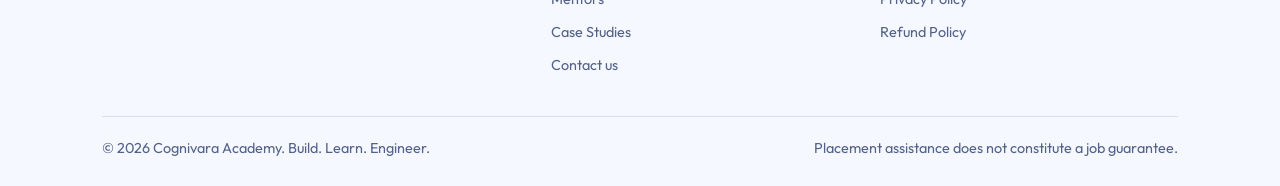
<file: refund-policy.html>
<!DOCTYPE html>
<html lang="en" data-theme="dark">
<head>
<meta charset="utf-8">
<meta name="viewport" content="width=device-width, initial-scale=1">
<title>Refund & Cancellation Policy | Cognivara Academy</title>
<link rel="preconnect" href="https://fonts.googleapis.com"><link rel="preconnect" href="https://fonts.gstatic.com" crossorigin>
<link href="https://fonts.googleapis.com/css2?family=Outfit:wght@400;500;600;700&display=swap" rel="stylesheet">
<link rel="stylesheet" href="style.css">
</head>
<body>
<header><div class="wrap"><nav>
<a class="brand" href="index.html" aria-label="Cognivara Academy home">
<svg width="34" height="34" viewBox="0 0 40 40" aria-hidden="true"><defs><linearGradient id="lg" x1="0" y1="0" x2="1" y2="1"><stop offset="0" stop-color="#1fb6ff"/><stop offset="1" stop-color="#a855f7"/></linearGradient></defs><path d="M33 9A15 15 0 1 0 33 31" fill="none" stroke="url(#lg)" stroke-width="7"/><path d="M15 20l16-6-7 14-2-6z" fill="url(#lg)"/></svg>
<span>Cognivara<small>ACADEMY</small></span></a>
<div class="links" id="links"><a href="index.html#programs">Programs</a><a href="index.html#mentors">Mentors</a><a href="case-studies.html">Case Studies</a><a href="index.html#faq">FAQ</a><a href="index.html#contact">Contact</a></div>
<a class="btn sec" href="assets/Cognivara-Brochure.pdf" download>Download brochure</a>
<button class="icon" id="theme" aria-label="Switch between dark and light theme">&#9681;</button>
<button class="icon menu" id="menu" aria-label="Open menu" aria-expanded="false">&#9776;</button>
</nav></div></header>

<main><section><div class="wrap legal">
<a class="back" href="index.html">&larr; Back to home</a>
<h1>Refund &amp; Cancellation Policy</h1>
<p class="updated">Last updated: [Add date before publishing]</p>

<p>Thank you for your interest in Cognivara Academy. Because our programs involve instructor time, live sessions, mentor availability, course materials and limited cohort capacity, please review this policy carefully before enrolling.</p>

<h2>No-refund policy</h2>
<p>Except where required by applicable law or expressly agreed by us in writing, fees paid for a program are non-refundable once enrollment is confirmed and access to the program has been provided or the program has commenced.</p>
<p>Before making payment, please review the program curriculum, prerequisites, duration, schedule, fees, recording policy and support structure on the program page or in the brochure.</p>

<h2>Schedule changes</h2>
<p>If a scheduled session needs to change due to instructor availability, technical issues or other reasonable circumstances, an alternative session or a recording will be provided.</p>

<h2>Cancellation by Cognivara</h2>
<p>If we cancel a program before it begins and cannot offer an alternative batch, we will inform you of how your fee will be handled.</p>

<h2>Transfer requests</h2>
<p>Requests to transfer your enrollment to another batch are considered case by case, subject to availability.</p>

<h2>Contact us</h2>
<p>For any refund or cancellation query, write to us at <a href="mailto:roshansalunke91@gmail.com">roshansalunke91@gmail.com</a> or call <a href="tel:+919920011295">+91 99200 11295</a>.</p>

<p style="margin-top:30px;font-size:.85rem">This is a draft policy template and not legal advice. Have it reviewed by a lawyer before you publish it or start collecting payments.</p>
</div></section></main>

<footer><div class="wrap">
<div class="fgrid">
<div><h4>Cognivara Academy</h4><p style="max-width:34ch">Live technology learning for the next generation of engineers.</p></div>
<div><h4>Company</h4><a href="index.html#programs">Programs</a><a href="index.html#mentors">Mentors</a><a href="case-studies.html">Case Studies</a><a href="index.html#contact">Contact us</a></div>
<div><h4>Support</h4><a href="index.html#faq">FAQs</a><a href="privacy-policy.html">Privacy Policy</a><a href="refund-policy.html">Refund Policy</a></div>
</div>
<div class="fbottom"><span>&copy; 2026 Cognivara Academy. Build. Learn. Engineer.</span><span>Placement assistance does not constitute a job guarantee.</span></div>
</div></footer>
<a class="wa" href="https://wa.me/919920011295?text=Hi%20Cognivara%2C%20I%20want%20to%20know%20more%20about%20your%20programs" target="_blank" rel="noopener noreferrer">Chat on WhatsApp</a>

<script>
(function(){
var root=document.documentElement;function store(k,v){try{if(v===undefined)return localStorage.getItem(k);localStorage.setItem(k,v)}catch(e){return null}}
var saved=store('cg_theme');if(saved)root.dataset.theme=saved;else if(matchMedia('(prefers-color-scheme: light)').matches)root.dataset.theme='light';
document.getElementById('theme').onclick=function(){var t=root.dataset.theme==='dark'?'light':'dark';root.dataset.theme=t;store('cg_theme',t)};
var links=document.getElementById('links'),menu=document.getElementById('menu');
menu.onclick=function(){var o=links.classList.toggle('open');menu.setAttribute('aria-expanded',o)};
links.onclick=function(){links.classList.remove('open');menu.setAttribute('aria-expanded',false)};
})();
</script>
</body>
</html>
</file>
<file: style.css>
:root{--bg:#050b1a;--bg2:#0a1330;--card:#0d1734;--line:#1c2a55;--tx:#eaf0ff;--mut:#9aa8cf;--acc:#2f7bff;--g:linear-gradient(90deg,#1fb6ff,#a855f7);--glow:rgba(47,123,255,.18)}
:root[data-theme=light]{--bg:#f5f8ff;--bg2:#eaf0ff;--card:#fff;--line:#d5def5;--tx:#0b1020;--mut:#54628a;--acc:#2050e6;--glow:rgba(32,80,230,.1)}
*{box-sizing:border-box;margin:0}
html{scroll-behavior:smooth;scroll-padding-top:76px}
body{font-family:Outfit,system-ui,sans-serif;background:var(--bg);color:var(--tx);line-height:1.6;transition:background .3s,color .3s}
a{color:inherit;text-decoration:none}
:focus-visible{outline:2px solid var(--acc);outline-offset:3px}
.wrap{max-width:1120px;margin:0 auto;padding:0 22px}
section{padding:84px 0}
h1,h2,h3{line-height:1.15;letter-spacing:-.02em}
h2{font-size:clamp(1.7rem,3.4vw,2.4rem);margin-bottom:12px}
.lead{color:var(--mut);max-width:60ch;margin-bottom:38px}
.grad{background:var(--g);-webkit-background-clip:text;background-clip:text;color:transparent}
header{position:sticky;top:0;z-index:20;background:color-mix(in srgb,var(--bg) 88%,transparent);backdrop-filter:blur(12px);border-bottom:1px solid var(--line)}
nav{display:flex;align-items:center;gap:26px;height:68px}
.brand{display:flex;align-items:center;gap:10px;font-weight:600;font-size:1.15rem}
.brand small{display:block;font-size:.55rem;letter-spacing:.42em;color:var(--mut);font-weight:400;margin-top:-4px}
.links{display:flex;gap:22px;margin-left:auto;font-size:.93rem;color:var(--mut)}
.links a:hover{color:var(--tx)}
.btn{display:inline-flex;align-items:center;gap:8px;padding:12px 24px;border-radius:10px;font:inherit;font-weight:500;border:1px solid var(--acc);cursor:pointer;transition:transform .15s,background .2s}
.btn:active{transform:scale(.97)}
.pri{background:var(--acc);color:#fff}.pri:hover{filter:brightness(1.1)}
.sec{background:transparent;color:var(--tx)}.sec:hover{background:var(--glow)}
.icon{width:40px;height:40px;border-radius:10px;border:1px solid var(--line);background:transparent;color:var(--tx);cursor:pointer;font-size:1.1rem}
.menu{display:none}
.hero{padding:88px 0 70px;background:radial-gradient(900px 500px at 85% 20%,var(--glow),transparent 70%)}
.hero .wrap{display:grid;grid-template-columns:1.1fr .9fr;gap:40px;align-items:center}
h1{font-size:clamp(2.4rem,5.6vw,4rem);margin-bottom:20px}
.hero p{color:var(--mut);font-size:1.1rem;max-width:52ch;margin-bottom:30px}
.cta{display:flex;gap:14px;flex-wrap:wrap;margin-bottom:38px}
.marks{display:flex;gap:28px;flex-wrap:wrap;font-size:.88rem;color:var(--mut)}
.marks b{display:block;color:var(--tx);font-weight:500}
.art{width:100%;height:auto;border-radius:18px;border:1px solid var(--line);background:linear-gradient(180deg,#050b1a,#101c4a 70%,#3a2a6a)}
.grid{display:grid;gap:20px}.g2{grid-template-columns:repeat(2,1fr)}.g3{grid-template-columns:repeat(3,1fr)}
.card{background:var(--card);border:1px solid var(--line);border-radius:16px;padding:28px}
.card h3{font-size:1.2rem;margin-bottom:8px}
.card p,.card li{color:var(--mut);font-size:.96rem}
.card ul{padding-left:18px;margin:14px 0 22px}
.prog{border-top:3px solid var(--acc)}
.tags{display:flex;flex-wrap:wrap;gap:8px;margin:12px 0 4px}
.tags span{font-size:.8rem;padding:4px 12px;border-radius:99px;border:1px solid var(--line);color:var(--mut)}
.alt{background:var(--bg2)}
.steps{counter-reset:s;display:grid;grid-template-columns:repeat(3,1fr);gap:20px}
.steps div{counter-increment:s;padding-left:54px;position:relative}
.steps div::before{content:counter(s);position:absolute;left:0;top:0;width:38px;height:38px;border-radius:50%;background:var(--g);color:#fff;display:grid;place-items:center;font-weight:600}
.steps h3{font-size:1.05rem}.steps p{color:var(--mut);font-size:.94rem}
.who{display:flex;gap:16px;align-items:center;margin-bottom:12px}
.av{width:56px;height:56px;border-radius:50%;background:var(--g);display:grid;place-items:center;font-weight:700;font-size:1.3rem;color:#fff}
.note{font-size:.85rem;color:var(--mut);margin-top:22px;border-left:3px solid var(--acc);padding-left:14px}
details{border-bottom:1px solid var(--line);padding:18px 0}
summary{cursor:pointer;font-weight:500;list-style:none;display:flex;justify-content:space-between}
summary::after{content:"+";color:var(--acc);font-size:1.3rem;line-height:1}
details[open] summary::after{content:"\2212"}
details p{color:var(--mut);margin-top:10px;max-width:70ch}
.contact{display:grid;grid-template-columns:.8fr 1.2fr;gap:36px}
.info a{display:block;margin:6px 0 18px;font-size:1.05rem;color:var(--acc)}
form{display:grid;gap:16px}
label{font-size:.88rem;color:var(--mut);display:grid;gap:6px}
input,select,textarea{font:inherit;color:var(--tx);background:var(--bg);border:1px solid var(--line);border-radius:10px;padding:12px 14px;width:100%}
input:focus,select:focus,textarea:focus{border-color:var(--acc);outline:none;box-shadow:0 0 0 3px var(--glow)}
.row{display:grid;grid-template-columns:1fr 1fr;gap:16px}
.hp{position:absolute;left:-9999px;height:0;overflow:hidden}
#msg{min-height:1.4em;font-size:.94rem}
#msg.ok{color:#22c55e}#msg.err{color:#f87171}
footer{border-top:1px solid var(--line);padding:56px 0 26px;color:var(--mut);font-size:.9rem}
.fgrid{display:grid;grid-template-columns:1.4fr 1fr 1fr;gap:32px;padding-bottom:34px}
.fgrid h4{color:var(--tx);font-size:.85rem;font-weight:500;margin-bottom:14px}
.fgrid a{display:block;color:var(--mut);padding:5px 0}
.fgrid a:hover{color:var(--acc)}
.fbottom{border-top:1px solid var(--line);padding-top:20px;display:flex;justify-content:space-between;flex-wrap:wrap;gap:10px}
@media(max-width:700px){.fgrid{grid-template-columns:1fr 1fr}}
.wa{position:fixed;right:18px;bottom:18px;background:#22c55e;color:#fff;padding:12px 18px;border-radius:99px;font-weight:500;box-shadow:0 6px 20px rgba(0,0,0,.3);z-index:15}
@media(max-width:860px){
.hero .wrap,.contact,.g2,.g3,.steps,.row{grid-template-columns:1fr}
.links{display:none;position:absolute;top:68px;left:0;right:0;flex-direction:column;background:var(--bg);padding:18px 22px;border-bottom:1px solid var(--line)}
.links.open{display:flex}.menu{display:block;margin-left:auto}.links{margin-left:0}
nav>.btn{display:none}section{padding:60px 0}}
@media(prefers-reduced-motion:reduce){*{transition:none!important;scroll-behavior:auto!important}}
.dd{position:relative;display:inline-block}
.dd-menu{position:absolute;top:calc(100% + 8px);right:0;min-width:240px;background:var(--card);border:1px solid var(--line);border-radius:12px;padding:8px;display:none;box-shadow:0 12px 30px rgba(0,0,0,.28);z-index:30}
.dd.open .dd-menu{display:block}
.dd-menu button{display:block;width:100%;text-align:left;background:transparent;border:0;color:var(--tx);font:inherit;padding:10px 12px;border-radius:8px;cursor:pointer}
.dd-menu button:hover,.dd-menu button:focus-visible{background:var(--glow)}
.broch-note{display:none;background:var(--glow);border:1px solid var(--acc);border-radius:10px;padding:12px 14px;font-size:.9rem;margin-bottom:4px}
.broch-note.show{display:block}
.broch-note button{background:none;border:0;color:var(--acc);font:inherit;cursor:pointer;padding:0;margin-left:6px;text-decoration:underline}
.card .row2{display:flex;gap:10px;flex-wrap:wrap}
.legal{max-width:760px}
.legal h2{margin-top:36px}
.legal h2:first-child{margin-top:0}
.legal p,.legal li{color:var(--mut);margin-bottom:12px}
.legal ul{padding-left:20px}
.updated{color:var(--mut);font-size:.88rem;margin-bottom:34px}
.back{display:inline-flex;gap:6px;color:var(--acc);margin-bottom:26px;font-size:.92rem}
</file>
